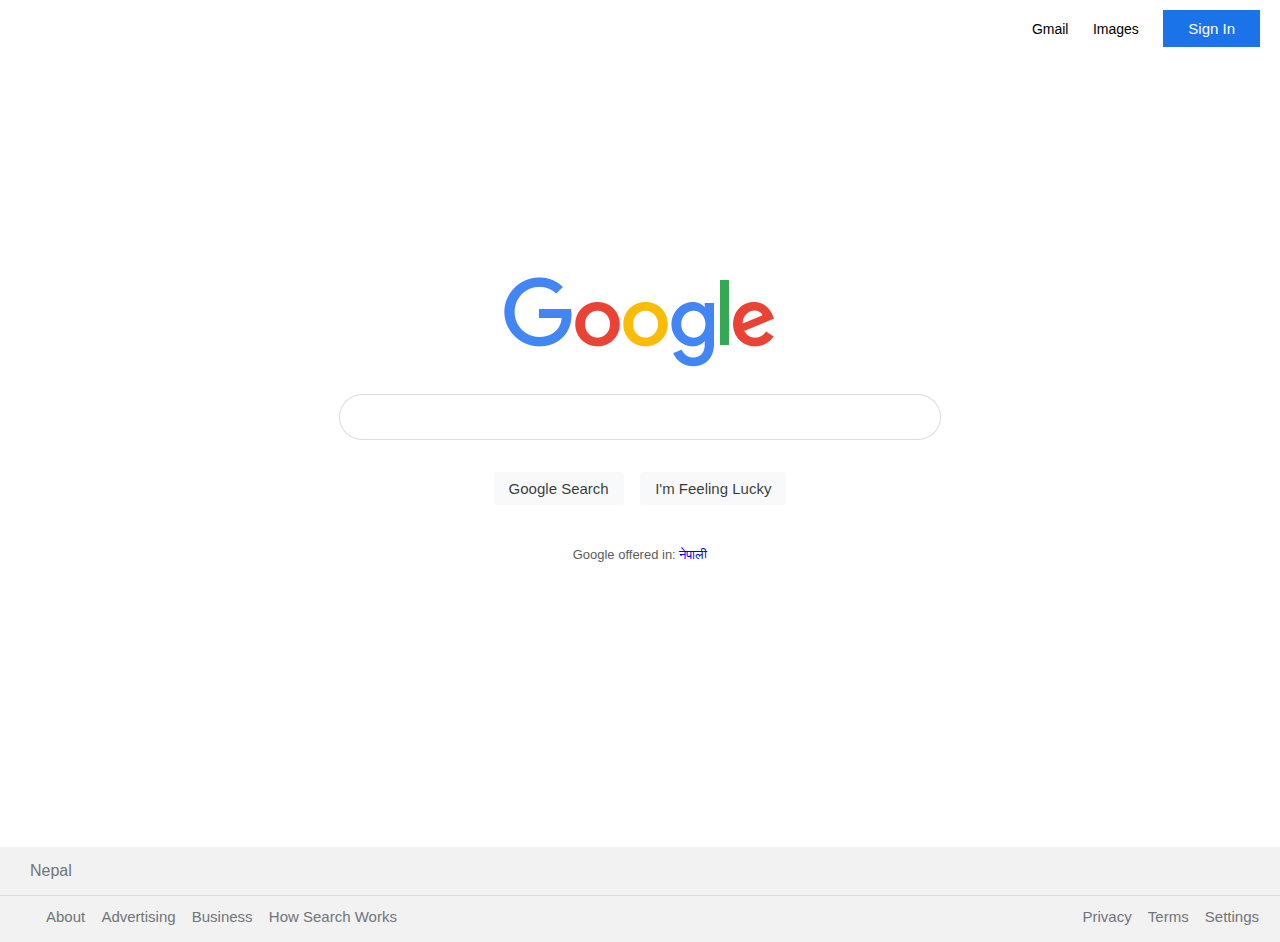
<file: python_project_codes/google homepage/index.html>
<!DOCTYPE html>
<html lang="en">
<head>
    <meta charset="UTF-8">
    <title>Google homepage</title>
    <link rel="stylesheet" href="styles.css">
   
    <link rel="stylesheet" href="https://fonts.googleapis.com/css?family=Merriweather|Montserrat|Sacramento">
</head>
<body>
	<div class="whole">
		<div class="first-row">
			<a class="black" href="https://mail.google.com">Gmail</a>
			<a class="black" href="https://photos.google.com">Images</a>
			<button class="signin-button black" href="https://accounts.google.com">Sign In</button>
		</div>
		<div class="second-row">
			<img class="logo" src="logo.png">
			<form>
				<input class="text-field" type="text"></input><br>
				<button class="btn">Google Search</button>
				<button class="btn">I'm Feeling Lucky</button><br>
				<p class="lang-offer">Google offered in: <a href="https://www.google.com">नेपाली<a/></p>
			</form>
		</div>
		<div class="last-row">
			<div class="nepal">
				Nepal
			</div>
			<div class="left">
				<ul class="menu">
					<li class="footer"><a class="grey" href="https://about.google">About </li>
					<li class="footer"><a class="grey" href="">Advertising </li>
					<li class="footer"><a class="grey" href="">Business </li>
					<li class="footer"><a class="grey" href="">How Search Works </li>
				</ul>
			</div>
			<div class="right">
				<ul class="menu">
					<li class="footer"><a class="grey" href="">Privacy </li>
					<li class="footer"><a class="grey" href="">Terms </li>
					<li class="footer"><a class="grey" href="">Settings </li>
				</ul>
			</div>
		</div>
	</div>
</body>
</html>
</file>
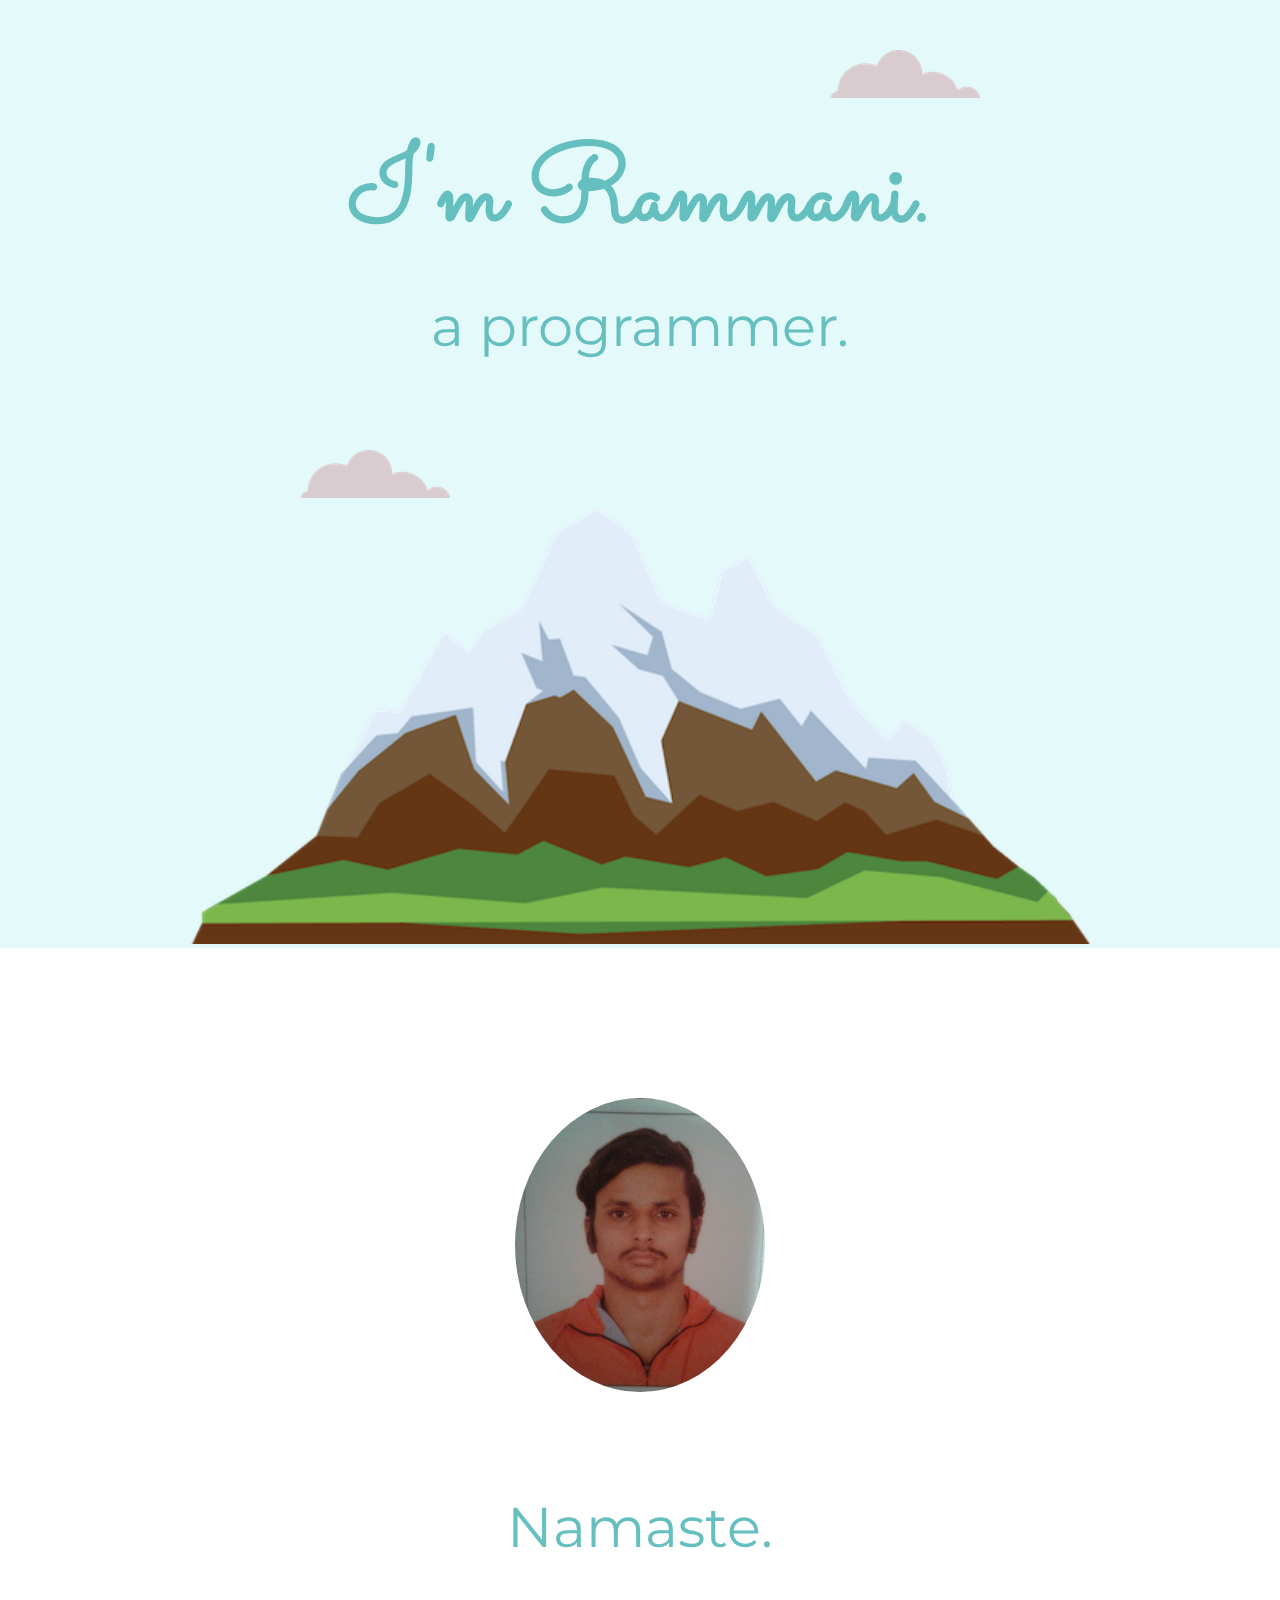
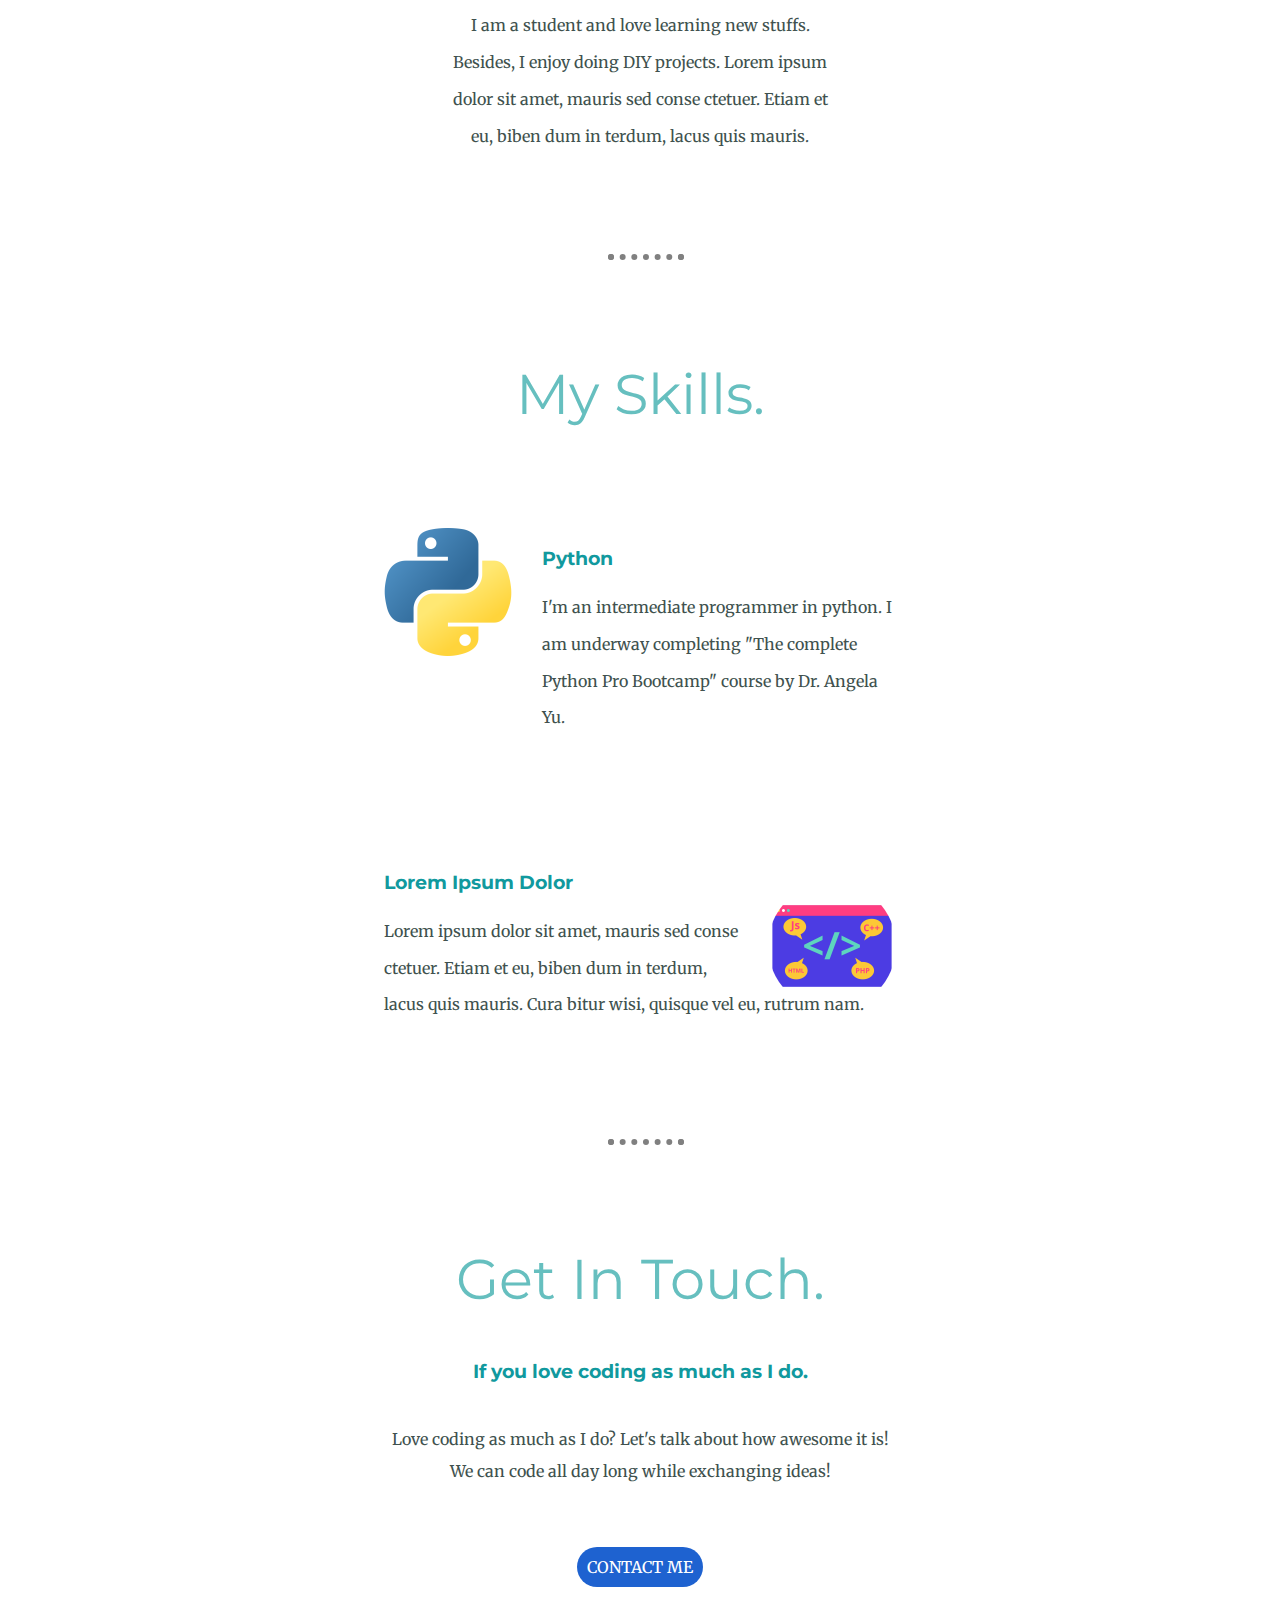
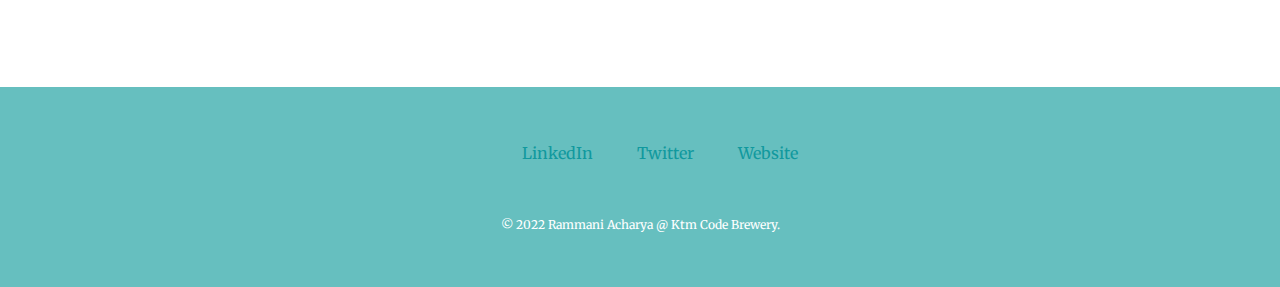
<file: python_project_codes/html css personal website 2/index.html>
<!DOCTYPE html>
<html lang="en">
<head>
    <meta charset="UTF-8">
    <title>Rammani Acharya</title>
    <link rel="stylesheet" href="css/styles.css">
    <link rel="icon" href="images/favicon.ico">
    <link rel="stylesheet" href="https://fonts.googleapis.com/css?family=Merriweather|Montserrat|Sacramento">
</head>
<body>

    <div class="top-container">
        <img class="top-cloud" src="images/cloud.png" alt="cloud-img">
        <h1>I'm Rammani.</h1>
        <h2>a <span em>pro</span>grammer.</h2>
        <img class="bottom-cloud" src="images/cloud.png" alt="cloud-img">
        <img class="mountain-image" src="images/mountain.png" alt="mountain-img">

    </div>

    <div class="middle-container">
  <div class="profile">
    <img id="profile-photo" src="images/profile.jpg" alt="rammani-profile">
    <h2>Namaste.</h2>
      
    <p class="my-description">I am a student and love learning new stuffs. Besides, I enjoy doing DIY projects. Lorem ipsum dolor sit amet, mauris sed conse ctetuer. Etiam et eu, biben dum in terdum, lacus quis mauris.</p>
      
  </div>
  <hr>
  <div class="skills">
    <h2>My Skills.</h2>
    <div class="skill-row">
      <img class="up-image" src="images/python.png" alt="python-img">
      <h3>Python</h3>
      <p>I'm an intermediate programmer in python. I am underway completing "The complete Python Pro Bootcamp" course by Dr. Angela Yu.</p>
    </div>
    <div class="skill-row">
      <img class="down-image" src="images/coding.png" alt="coding-png">
      <h3>Lorem Ipsum Dolor</h3>
      <p>Lorem ipsum dolor sit amet, mauris sed conse ctetuer. Etiam et eu, biben dum in terdum, lacus quis mauris. Cura bitur wisi, quisque vel eu, rutrum nam.</p>
    </div>
  </div>
  <hr>
  <div class="contact-me">
    <h2>Get In Touch.</h2>
    <h3>If you love coding as much as I do. </h3>
    <p class="bottom-description">
    	Love coding as much as I do? Let's talk about how awesome it is! We can code all day long while exchanging ideas!
    </p>
    <a class="contact-button" href="mailto:ktmcodebrewery@gmail.com?subject=contact-me&body=TheMessage">CONTACT ME</a>
  </div>
</div>

<div class="bottom-container">
  <a class="footer-link" href="https://www.linkedin.com/">LinkedIn</a>
  <a class="footer-link" href="https://twitter.com/">Twitter</a>
  <a class="footer-link" href="https://www.appbrewery.co/">Website</a>
  <p class="copyright">© 2022 Rammani Acharya @ Ktm Code Brewery.</p>
</div>

</body>
</html>
</file>
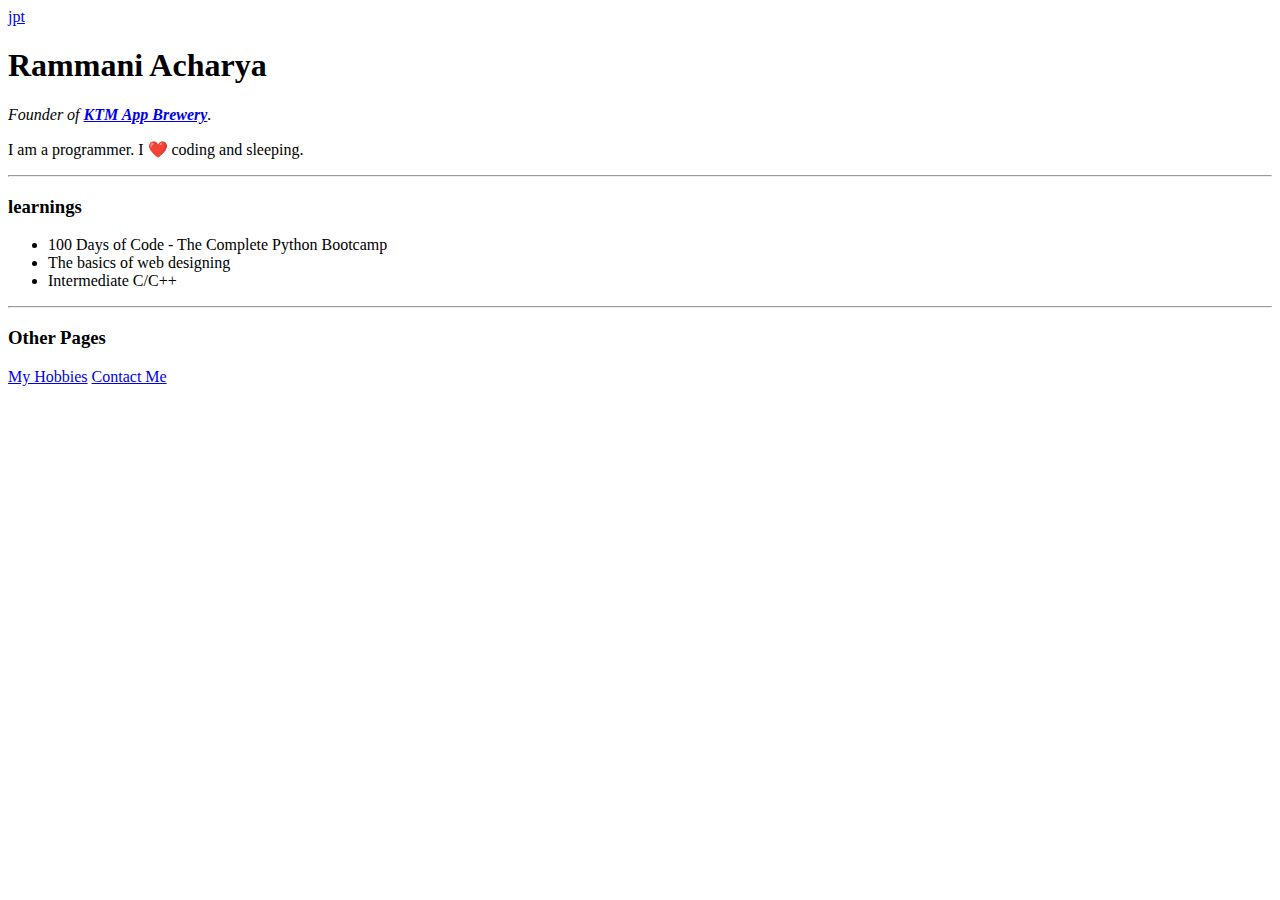
<file: python_project_codes/beautiful-soup/website.html>
<!DOCTYPE html>
<html>

<head>
	<meta charset="utf-8">
	<title>Rammani's Personal Site</title>
</head>

<body>
	<a href="jpt.com">jpt</a>
	<h1 id="name">Rammani Acharya</h1>
	<p><em>Founder of <strong><a href="https://www.google.com">KTM App Brewery</a></strong>.</em></p>
	<p>I am a programmer. I ❤️ coding and sleeping.</p>
	<hr>
	<h3 class="heading">learnings</h3>
	<ul>
		<li>100 Days of Code - The Complete Python Bootcamp</li>
		<li>The basics of web designing</li>
		<li>Intermediate C/C++</li>
	</ul>
	<hr>
	<h3 class="heading">Other Pages</h3>
	<a href="hobbies.html">My Hobbies</a>
	<a href="contact-me.html">Contact Me</a>
</body>

</html>
</file>
<file: python_project_codes/google homepage/styles.css>
/***************   TAGS STYLE    ****************/
body{
	font-family: arial;
	margin: 10px 0 0 0;
}
.whole{
	position: relative;
	width:100%;
	height:100%;
}
a{
	text-decoration: none;
}
a.grey{
	color:#70757a;
	
}

a.black{
	font-size: 14px;
	color:black;
	margin: 20px 20px 0 0;
}

a.black:hover{
	text-decoration: underline;
}
hr{

}

/***************   CLASS STYLE    ****************/

.first-row{
	text-align: right;
	margin: 0 auto 148px;
}

.signin-button{
  background-color: #1a73e8;
  border: none;
  color: white;
  padding: 10px 25px;
  text-align: center;
  text-decoration: none;
  display: inline-block;
  font-size: 15px;
  margin: 0px 20px 2px 0;
  cursor: pointer;

}

.second-row{
	text-align: center;
	
}

.logo{
	margin: 80px auto 21px;
}
.text-field{
	width: 520px;
	height: 42px;
	padding-left: 40px;
	padding-right:40px;
	border-radius: 100px;
	border: solid #d2d2d2c2 1px;
	font-size: 16px;
	
}
.btn{
	background: #f8f9fa;
	color: #000000c9;
	margin: 30px 4px auto;
	font-size: 15px;
	border: solid white 2px;
	border-radius: 5px;
	padding: 8px 15px;
	cursor: pointer;
}
.btn:hover{
	border: solid #7d7d7d47 2px;
	color: #000000e6;
}
.lang-offer{
	margin:40px auto 0;
	font-size: 13px;
	color:#5d5d5dff;
}


.last-row{
	position: absolute;
	top: 837px;
	bottom: 0px;
	width: 100%;
	height: 95px;
	color: #70757a;
	background: #f2f2f2;
	
}

.menu li{
	display: inline;
	font-size: 15px;
}

.left{
	position: absolute;
	text-align: left;
	display:inline-block;
	bottom:0;
	left: 0px;
	
}

.right{
	position: absolute;
	text-align: right;
	display:inline-block;
	bottom: 0;
	right: 0px;
	padding: 0 15px;
	
}

.nepal{
	padding: 15px 30px;
	border-bottom: 1px solid #dadce0;
}

.footer{
	margin: 6px;
}

.footer:hover{
	text-decoration: underline;
}
</file>
<file: python_project_codes/html css personal website 2/css/styles.css>
/*******************    TAGS STYLE     *******************/

body {
	color:#40514E;
    margin:0px;
    text-align:center;
    font-family: 'merriweather', serif;
}

h1 {
    font-size: 6.625rem;
    margin:50px auto 0 auto;
    color: #66BFBF;
    font-family: 'Sacramento', cursive;
    line-height: 0.9;
}
h2 {
    font-family: 'Montserrat', sans-serif;
    font-size: 3.5rem;
    color: #66BFBF;
    font-weight: normal;
}

p {
	line-height: 2.3;
}

h3 {
    font-family: 'Montserrat', sans-serif;
    color: #11999E;
}

a {
    color:#11999E;
}

a:hover {
	color: #EAF6F6;
}

hr{
	border: dotted grey 6px;
	border-bottom: none;
    width: 5%;
    margin: 100px 47.5%;
}

/*******************    CLASS STYLE     *******************/

.top-container{
    background-color: #E4F9F9;
    position:relative;
    padding-top:100px;
}

.middle-container{
    text-align: auto;
}
.bottom-container{
    line-height:2;
    font-color: #11999E;
    background-color: #66BFBF;
    height: 200px;
}

.footer-link{
   position: relative;
   top:50px;
   margin-left: 40px;
   text-decoration: none;
   
}

.copyright{
   padding-top: 80px;
   color: white;
   font-size: 0.75rem;
}


.top-cloud {
    position: absolute;

    right: 300px;
    top:50px;
}

.bottom-cloud {
    position: absolute;
    left:300px;
    bottom:450px;

}

.skills{
    text-align: center;
}

.skill-row{
    
    margin: 100px auto;
    text-align: left;
    padding: 0.1px;
    width: 40%;
}

.up-image {
    width: 25%;

    float: left;
    margin-right: 30px;
    margin-bottom: 55px;

}
.down-image{
    position: relative;
    top: 30px;
    border-radius: 100%;
    float: right;
    width: 25%;
    margin-left: 30px;


}
.mountain-image {
    width: 900px;
}

.profile{
    position: relative;
    
    text-align: center;

}
.my-description{
    margin:auto;
    width: 30%;
}

.bottom-description{
	width: 40%;
	margin: 40px auto 60px ;
	line-height: 2;
}

.contact-button {
   background: #1E62D0;
   border-radius: 20px;
   color: #FFFFFF;
   padding: 10px;

   text-decoration: none;
   display: inline-block;
   margin-bottom: 100px;
   text-align: center;
}

.contact-button:hover {
   box-shadow: green;
   background: #0e73e2;
   border-radius: 100px;
   text-decoration: none;
}


/*******************    ID STYLE     *******************/

#profile-photo {
    margin: 150px auto 50px;
    width: 250px;
    border-radius: 100%;
}
</file>
